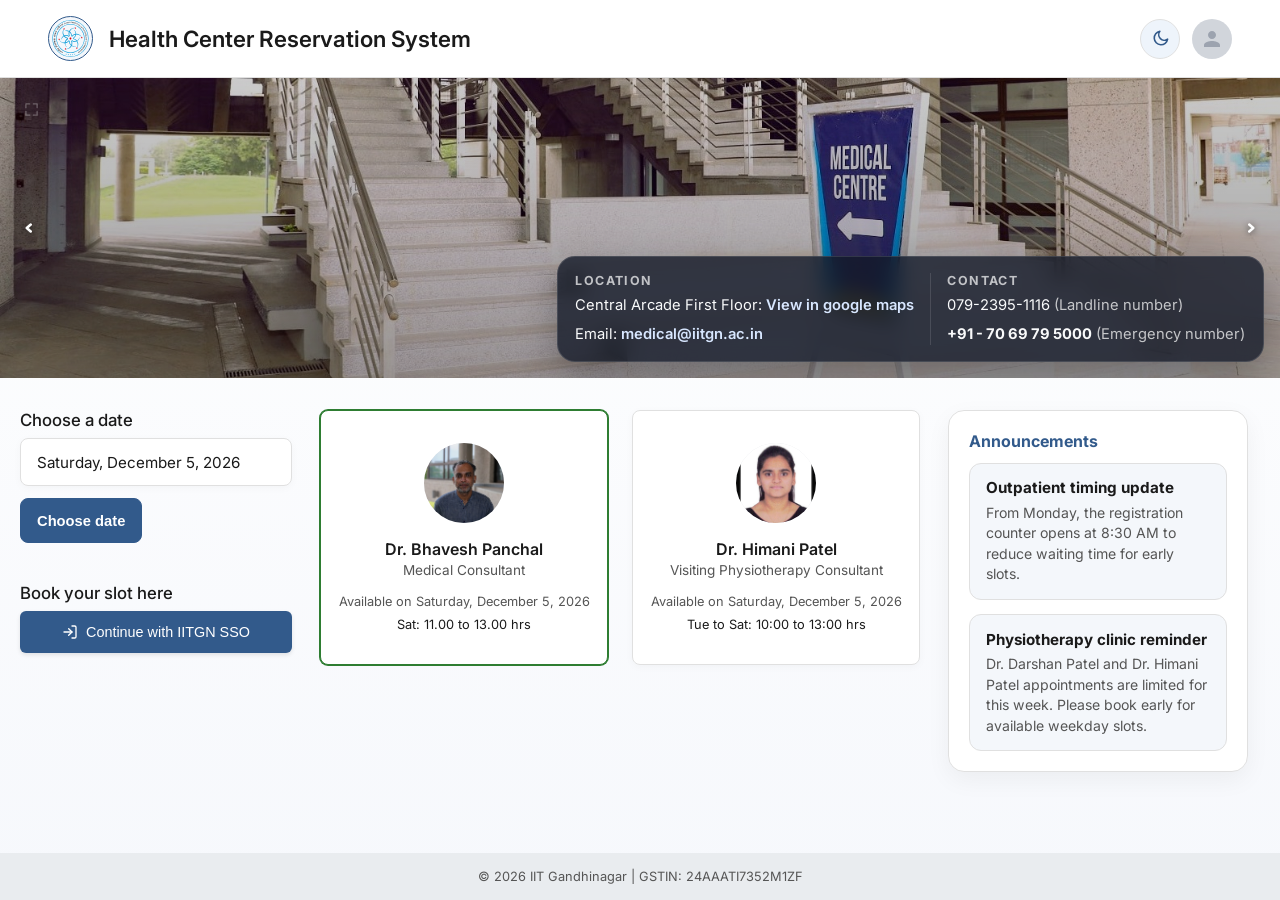
<file: index.html>
<!DOCTYPE html>
<html lang="en">

	<head>
		<meta charset="UTF-8">
		<meta name="viewport" content="width=device-width,initial-scale=1">
		<title>Health Center Reservation System</title>
		<link href="https://fonts.googleapis.com/css2?family=Inter:wght@400;500;600;700&display=swap" rel="stylesheet">
		<link rel="stylesheet" href="https://cdn.jsdelivr.net/npm/swiper@11/swiper-bundle.min.css">
		<link rel="stylesheet" href="./styles/index.css">
	</head>

	<body>
		<header>
			<div class="logo-section">
				<div class="logo-placeholder"><img src="logom.svg" alt="Health Center logo"></div>
				<h1>Health Center Reservation System</h1>
			</div>
			<div class="header-actions"><button type="button" class="theme-toggle" id="themeToggle" aria-label="Switch to dark theme" aria-pressed="false"><span id="themeToggleIcon" aria-hidden="true"></span></button>
				<div class="user-avatar"><svg viewBox="0 0 24 24">
						<path d="M12 12c2.21 0 4-1.79 4-4s-1.79-4-4-4-4 1.79-4 4 1.79 4 4 4zm0 2c-2.67 0-8 1.34-8 4v2h16v-2c0-2.66-5.33-4-8-4z" />
					</svg></div>
			</div>
		</header>
		<div class="hero" id="heroBanner">
			<div class="hero-swiper swiper" id="heroSwiper" aria-hidden="true">
				<div class="swiper-wrapper" id="heroSwiperWrapper"></div>
			</div>
			<div class="hero-top-left"><button type="button" class="hero-fullscreen-btn" id="openHeroImage" aria-label="Open banner image preview"><svg viewBox="0 0 24 24" aria-hidden="true">
						<path d="M9 3H3v6"></path>
						<path d="M15 3h6v6"></path>
						<path d="M21 15v6h-6"></path>
						<path d="M9 21H3v-6"></path>
					</svg></button></div>
			<div class="hero-controls"><button type="button" class="hero-nav-btn" id="prevBanner" aria-label="Previous banner image"><svg viewBox="0 0 12 12" aria-hidden="true">
						<path d="M8.75 2.5L4.75 6l4 3.5" />
					</svg></button> <button type="button" class="hero-nav-btn" id="nextBanner" aria-label="Next banner image"><svg viewBox="0 0 12 12" aria-hidden="true">
						<path d="M3.25 2.5L7.25 6l-4 3.5" />
					</svg></button></div>
			<div class="hero-content">
				<div class="hero-overlay">
					<div class="hero-overlay-col">
						<div class="hero-overlay-title">Location</div>
						<div class="hero-overlay-line">Central Arcade First Floor: <a href="#" class="hero-overlay-link" id="openMapLink">View in google maps</a></div>
						<div class="hero-overlay-line">Email: <a class="hero-overlay-link" href="mailto:medical@iitgn.ac.in">medical@iitgn.ac.in</a></div>
					</div>
					<div class="hero-overlay-divider"></div>
					<div class="hero-overlay-col">
						<div class="hero-overlay-title">Contact</div>
						<div class="hero-overlay-line">079-2395-1116 <span style="color:hsla(0,0%,100%,.72);">(Landline number)</span></div>
						<div class="hero-overlay-line"><strong>+91 - 70 69 79 5000</strong> <span style="color:hsla(0,0%,100%,.72);">(Emergency number)</span></div>
					</div>
				</div>
			</div>
		</div>
		<div class="hero-image-modal" id="heroImageModal" aria-hidden="true">
			<div class="hero-image-dialog" role="dialog" aria-modal="true" aria-labelledby="heroImageModalTitle">
				<div class="hero-image-dialog-header"><strong id="heroImageModalTitle">Banner image preview</strong> <button type="button" class="hero-image-close" id="closeHeroImage" aria-label="Close banner preview">&times;</button></div>
				<div class="hero-image-stage"><img id="heroImagePreview" alt="Banner image preview"></div>
			</div>
		</div>
		<main>
			<div class="content-grid">
				<div class="left-panel">
					<div class="input-group"><label>Choose a date</label>
						<div class="date-picker-row">
							<div class="chosen-date-display" id="chosenDateText"></div><button type="button" class="btn-date-picker" id="openDatePicker">Choose date</button>
						</div><input type="date" id="dateInput" class="hidden-date-input">
					</div>
					<div class="input-group" style="margin-top:1rem;"><label>Book your slot here</label> <button class="btn-sso" onclick='window.location.href="booking.html";'><svg width="16" height="16" viewBox="0 0 24 24" fill="none" stroke="currentColor" stroke-width="2" stroke-linecap="round" stroke-linejoin="round">
								<path d="M15 3h4a2 2 0 0 1 2 2v14a2 2 0 0 1-2 2h-4" />
								<polyline points="10 17 15 12 10 7" />
								<line x1="15" y1="12" x2="3" y2="12" />
							</svg> Continue with IITGN SSO</button></div>
				</div>
				<div class="doctor-cards" id="doctorCards"></div>
				<aside class="announcements-panel">
					<h2>Announcements</h2>
					<div class="announcement-list">
						<div class="announcement-item"><strong>Outpatient timing update</strong>
							<p>From Monday, the registration counter opens at 8:30 AM to reduce waiting time for early slots.</p>
						</div>
						<div class="announcement-item"><strong>Physiotherapy clinic reminder</strong>
							<p>Dr. Darshan Patel and Dr. Himani Patel appointments are limited for this week. Please book early for available weekday slots.</p>
						</div>
					</div>
				</aside>
			</div>
		</main>
		<div class="hero-map-modal" id="mapModal" aria-hidden="true">
			<div class="hero-map-dialog" role="dialog" aria-modal="true" aria-labelledby="mapModalTitle">
				<div class="hero-map-dialog-header"><strong id="mapModalTitle">IIT Gandhinagar Medical Center</strong> <button type="button" class="hero-map-close" id="closeMapModal" aria-label="Close map popup">&times;</button></div><iframe class="hero-map-frame" src="https://www.google.com/maps/embed?pb=!1m18!1m12!1m3!1d916.7170568285175!2d72.68612626958412!3d23.211472398690123!2m3!1f0!2f0!3f0!3m2!1i1024!2i768!4f13.1!3m3!1m2!1s0x395c2adeee0dedc7%3A0x7bd9ca29e00b2fa9!2sIIT%20Gandhinagar%20Medical%20Center!5e0!3m2!1sen!2sin!4v1785666104978!5m2!1sen!2sin" width="600" height="450" style="border:0;" allowfullscreen="" loading="lazy" referrerpolicy="strict-origin-when-cross-origin"></iframe>
			</div>
		</div>
		<footer>© 2026 IIT Gandhinagar | GSTIN: 24AAATI7352M1ZF</footer>
		<script src="https://cdn.jsdelivr.net/npm/swiper@11/swiper-bundle.min.js"></script>
		<script src="scripts/index.js"></script>
	</body>

</html>
</file>
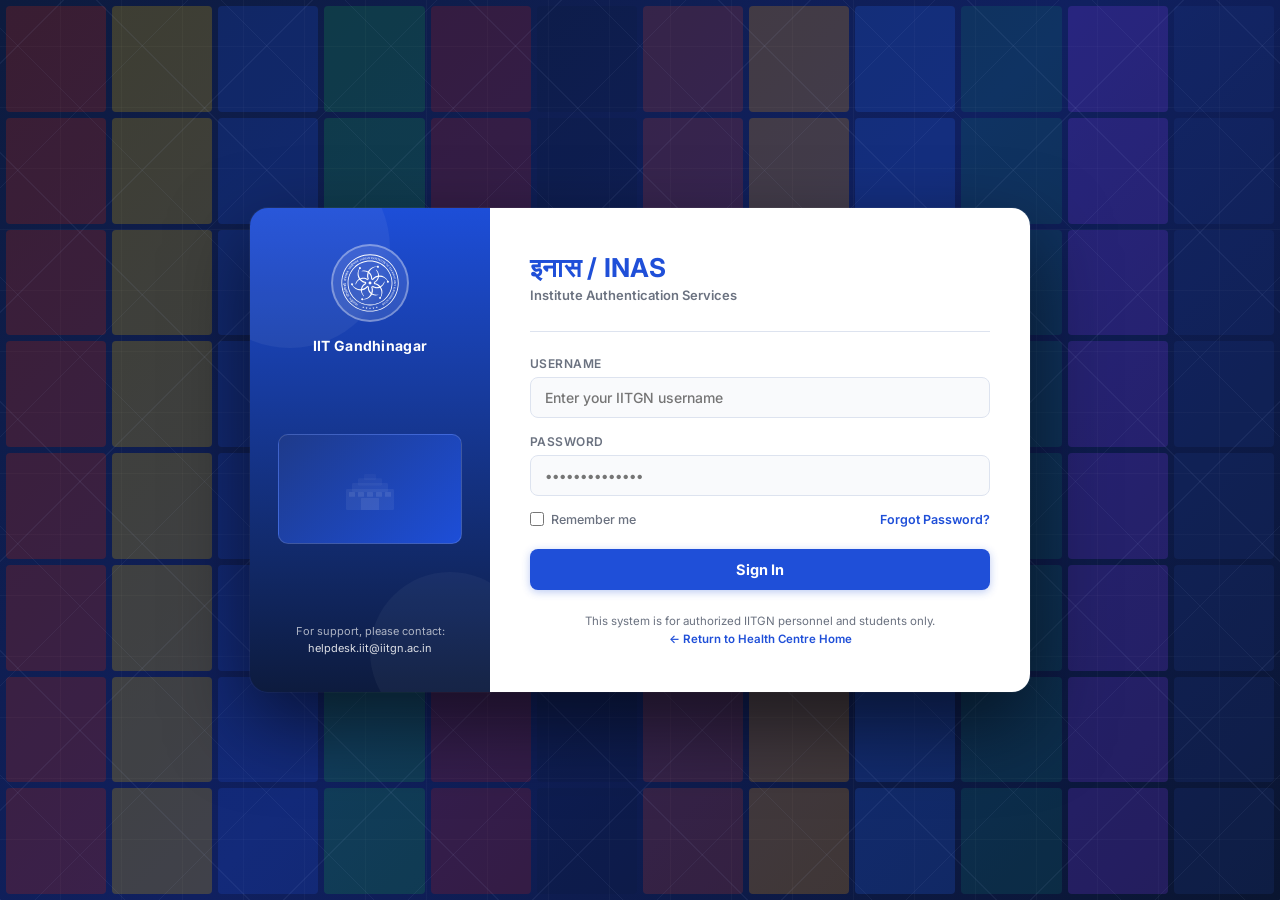
<file: booking.html>
<!DOCTYPE html>
<html lang="en">

	<head>
		<meta charset="UTF-8">
		<meta name="viewport" content="width=device-width,initial-scale=1">
		<title>IIT Gandhinagar Health Centre — Bookings</title>
		<link rel="icon" type="image/svg+xml" href="logo.svg">
		<link rel="stylesheet" href="./styles/booking.css">
	</head>

	<body>
		<div class="app">
			<aside class="sidebar">
				<div class="brand">
					<div class="brand-logo"><img src="logo.svg" alt="Health Center logo"></div>
					<div class="brand-text">Indian Institute of<br>Technology Gandhinagar</div>
				</div>
				<nav class="nav"><button class="nav-item active" data-tab="bookings"><svg viewBox="0 0 24 24" fill="none" stroke="currentColor" stroke-width="2">
							<rect x="3" y="5" width="18" height="16" rx="2" />
							<path d="M8 3v4M16 3v4M3 10h18" />
						</svg> <span class="nav-text">Bookings</span></button> <button class="nav-item" data-tab="mybookings"><svg viewBox="0 0 24 24" fill="none" stroke="currentColor" stroke-width="2">
							<path d="M6 2h9l3 3v17H6z" />
							<path d="M9 8h6M9 12h6M9 16h4" />
						</svg> <span class="nav-text">My Bookings</span></button> <button class="nav-item" data-tab="help"><svg viewBox="0 0 24 24" fill="none" stroke="currentColor" stroke-width="2">
							<circle cx="12" cy="12" r="9" />
							<path d="M9.5 9a2.5 2.5 0 0 1 5 0c0 1.7-2.5 2-2.5 3.5" />
							<circle cx="12" cy="17" r=".3" fill="currentColor" />
						</svg> <span class="nav-text">Help</span></button></nav>
				<div class="sidebar-footer">
					<div class="foot-icon"><svg viewBox="0 0 24 24" fill="none" stroke="currentColor" stroke-width="2">
							<path d="M3 12h4l2-6 4 12 2-6h6" />
						</svg></div>
					<h4>IIT Gandhinagar<br>Health Centre</h4>
					<p>Caring for a<br>Healthier Community</p>
				</div><button class="toggle-btn theme-toggle-btn" id="themeToggleBtn" aria-label="Switch theme"><svg class="theme-icon" id="themeToggleIcon" viewBox="0 0 24 24" fill="none" stroke="currentColor" stroke-width="2">
						<path d="M21 12.79A9 9 0 1 1 11.21 3 7 7 0 0 0 21 12.79z"></path>
					</svg> <span class="toggle-text" id="themeToggleText">Dark Theme</span></button><button class="toggle-btn" id="toggleSidebarBtn"><svg class="toggle-arrow" viewBox="0 0 24 24" fill="none" stroke="currentColor" stroke-width="2.5">
						<polyline points="15 18 9 12 15 6"></polyline>
					</svg> <span class="toggle-text">Hide Sidebar</span></button>
			</aside>
			<main class="main">
				<div class="topbar">
					<div class="top-item">
						<div class="ic"><svg viewBox="0 0 24 24" fill="none" stroke="currentColor" stroke-width="2">
								<circle cx="12" cy="8" r="4" />
								<path d="M4 21c0-4 4-6 8-6s8 2 8 6" />
							</svg></div>
						<div>
							<div class="label" id="userName">Vishnu Periyannan P</div>
							<div class="sub"><span id="userRoll">26110349</span> &nbsp;User / Roll ID</div>
						</div>
					</div>
					<div class="divider"></div>
					<div class="top-item">
						<div class="ic"><svg viewBox="0 0 24 24" fill="none" stroke="currentColor" stroke-width="2">
								<rect x="3" y="5" width="18" height="16" rx="2" />
								<path d="M8 3v4M16 3v4M3 10h18" />
							</svg></div>
						<div>
							<div class="label" id="memberId">6722</div>
							<div class="sub">Member ID</div>
						</div>
					</div>
					<div class="divider"></div>
					<div class="top-item">
						<div class="ic"><svg viewBox="0 0 24 24" fill="none" stroke="currentColor" stroke-width="2">
								<rect x="3" y="4" width="18" height="17" rx="2" />
								<path d="M3 9h18M8 2v4M16 2v4" />
							</svg></div>
						<div>
							<div class="label" id="todayDate"></div>
							<div class="sub" id="todayTime"></div>
						</div>
					</div><button class="logout-btn" id="logoutBtn"><svg viewBox="0 0 24 24" fill="none" stroke="currentColor" stroke-width="2">
							<path d="M9 21H5a2 2 0 0 1-2-2V5a2 2 0 0 1 2-2h4" />
							<path d="M16 17l5-5-5-5M21 12H9" />
						</svg> Logout</button>
				</div>
				<div id="schedulerContent">
					<div class="controlbar"><span class="field-label">Doctor</span> <select class="doctor-select" id="doctorSelect"></select>
						<div class="week-nav"><button class="nav-arrow" id="prevWeek"><svg viewBox="0 0 24 24" fill="none" stroke="currentColor" stroke-width="2.4">
									<path d="M15 18l-6-6 6-6" />
								</svg></button>
							<div class="week-range">
								<div class="dates" id="weekRangeLabel"></div>
								<div class="tag" id="weekTag">(This Week)</div>
							</div><button class="nav-arrow" id="nextWeek"><svg viewBox="0 0 24 24" fill="none" stroke="currentColor" stroke-width="2.4">
									<path d="M9 18l6-6-6-6" />
								</svg></button>
						</div>
						<div class="jump-wrap"><span class="field-label">Jump To Date :</span>
							<div class="jump-input"><input type="text" id="jumpDate" placeholder="DD/MM/YYYY"> <svg viewBox="0 0 24 24" fill="none" stroke="currentColor" stroke-width="2">
									<rect x="3" y="4" width="18" height="17" rx="2" />
									<path d="M3 9h18M8 2v4M16 2v4" />
								</svg></div>
						</div>
					</div>
					<div class="legend">
						<div class="legend-item"><span class="swatch swatch-past-reserved"></span>Past Reservations</div>
						<div class="legend-item"><span class="swatch swatch-past-unreserved"></span>Past Unreserved</div>
						<div class="legend-item"><span class="swatch swatch-unavail"></span>Unavailable</div>
						<div class="legend-item"><span class="swatch swatch-mine"></span>My Reservation</div>
						<div class="legend-item"><span class="swatch swatch-reserved"></span>Reserved</div>
						<div class="legend-item"><span class="swatch swatch-avail"></span>Available Slot</div>
					</div>
					<div class="doctor-card" id="doctorCard">
						<div class="doc-info">
							<div class="doc-avatar" id="docAvatar"><svg viewBox="0 0 64 64">
									<circle cx="32" cy="32" r="32" fill="#f6d3ae" />
									<circle cx="32" cy="26" r="11" fill="#3a2a20" />
									<path d="M14 58c2-12 10-18 18-18s16 6 18 18" fill="#2f6fb0" />
									<circle cx="32" cy="30" r="9" fill="#f6d3ae" />
								</svg></div>
							<div>
								<div class="doc-name" id="docName">Dr. Vinita Shetty</div>
								<div class="doc-role" id="docRole">Physician</div>
							</div>
						</div>
						<div class="card-divider"></div>
						<div class="info-block">
							<div class="ic-circle"><svg viewBox="0 0 24 24" fill="none" stroke="currentColor" stroke-width="2">
									<circle cx="12" cy="12" r="9" />
									<path d="M12 7v5l3 3" />
								</svg></div>
							<div>
								<div class="info-title">Working Hours</div>
								<div id="docWorkingHours">
									<div class="info-line">Morning Shift &nbsp;&nbsp;09:00 - 13:00</div>
									<div class="info-line">Afternoon Shift &nbsp;13:30 - 17:30</div>
								</div>
							</div>
						</div>
						<div class="card-divider"></div>
						<div class="info-block">
							<div class="ic-circle"><svg viewBox="0 0 24 24" fill="none" stroke="currentColor" stroke-width="2">
									<circle cx="12" cy="12" r="9" />
									<path d="M12 7v5l3 3" />
								</svg></div>
							<div>
								<div class="info-title">Slot Duration</div>
								<div class="info-line">10 minutes</div>
								<div class="info-line">per slot</div>
							</div>
						</div>
					</div>
					<div class="schedule-wrap">
						<table id="scheduleTable">
							<thead>
								<tr id="tableHeadRow">
									<th class="srno">Sr.<br>No.</th>
									<th class="timecol">Time</th>
								</tr>
							</thead>
							<tbody id="tableBody"></tbody>
						</table>
					</div>
				</div>
				<div id="myBookingsContent" style="display:none;">
					<div class="my-bookings-header">
						<h2>My Reservations</h2><button id="toggleSortBtn" class="sort-btn" title="Sort by time"><span id="sortDirectionText">Ascending</span> <svg id="sortIcon" viewBox="0 0 24 24" fill="none" stroke="currentColor" stroke-width="2">
								<path d="M12 5v14M5 12l7-7 7 7" />
							</svg></button>
					</div>
					<div id="myBookingsList" class="my-bookings-list"></div>
				</div>
				<div id="helpContent" class="help-content">
					<div class="help-shell">
						<section class="help-hero">
							<div>
								<h1>Help and booking guidance</h1>
								<p>Use this page to understand how to browse doctor schedules, jump to a specific date, and create or cancel reservations directly from the booking grid. The help content stays inside the same booking page so you can switch back to bookings without losing context.</p>
							</div>
						</section>
						<div class="help-body">
							<section>
								<h2 class="help-section-title">How to use booking</h2>
								<p class="help-steps">Select a doctor from the dropdown, review the weekly timetable, and click on an available slot to open the reservation details. Use Jump To Date to move the calendar to another week, and visit My Bookings to review or cancel existing reservations.</p>
							</section>
							<section class="help-faq">
								<h2 class="help-section-title">Frequently Asked Questions</h2>
								<div class="faq-list">
									<details class="faq-item" open>
										<summary>How do I book an appointment?</summary>
										<div class="faq-answer">Choose a doctor, select an available time slot in the table, enter a short summary, and submit the reservation.</div>
									</details>
									<details class="faq-item">
										<summary>How do I jump to another week?</summary>
										<div class="faq-answer">Use the Jump To Date field near the top of the page and enter a date in DD/MM/YYYY format. The schedule will move to the week containing that date.</div>
									</details>
									<details class="faq-item">
										<summary>Where can I cancel a reservation?</summary>
										<div class="faq-answer">Open My Bookings, click the reservation card, and use the cancel option in the details dialog.</div>
									</details>
									<details class="faq-item">
										<summary>What if a slot looks unavailable?</summary>
										<div class="faq-answer">Unavailable slots are outside the doctor’s working hours or already reserved. Only available slots can be booked.</div>
									</details>
								</div>
							</section>
						</div>
					</div>
				</div>
				<footer class="main-footer">© 2026 IIT Gandhinagar | GSTIN: 24AAATI7352M1ZF</footer>
			</main>
		</div>
		<div id="bookingModal" class="modal-overlay" style="display:none;">
			<div class="modal-card">
				<div class="modal-header">
					<h3>Details of Reservation</h3><button class="modal-close" id="closeBookingModal">&times;</button>
				</div>
				<div class="modal-body">
					<div class="details-grid">
						<div class="detail-item"><span class="detail-label">User Name</span> <span class="detail-value" id="modalUserName">Vishnu Periyannan P (26110349)</span></div>
						<div class="detail-item"><span class="detail-label">Doctor Name</span> <span class="detail-value" id="modalDoctorName">-</span></div>
						<div class="detail-item"><span class="detail-label">Location</span> <span class="detail-value">IITGN Medical Center (Central Arcade First Floor)</span></div>
						<div class="detail-row">
							<div class="detail-half"><span class="detail-label">Start Date</span> <span class="detail-value" id="modalStartDate">-</span></div>
							<div class="detail-half"><span class="detail-label">Start Time</span> <span class="detail-value" id="modalStartTime">-</span></div>
						</div>
						<div class="detail-row">
							<div class="detail-half"><span class="detail-label">End Date</span> <span class="detail-value" id="modalEndDate">-</span></div>
							<div class="detail-half"><span class="detail-label">End Time</span> <span class="detail-value" id="modalEndTime">-</span></div>
						</div>
					</div>
					<div class="modal-field"><label for="bookingSummary" class="field-label-modal">Summary*</label> <input type="text" id="bookingSummary" placeholder="Enter reservation summary" required autocomplete="off"></div>
				</div>
				<div class="modal-footer"><button id="submitBookingBtn" class="btn-primary">Submit</button> <button id="cancelReservationBtn" class="btn-danger" style="display:none;">Cancel Reservation</button></div>
			</div>
		</div>
		<div id="cancelReasonModal" class="modal-overlay" style="display:none;">
			<div class="modal-card small">
				<div class="modal-header">
					<h3>Cancel Reservation</h3><button class="modal-close" id="closeCancelReasonModal">&times;</button>
				</div>
				<div class="modal-body">
					<div class="modal-field"><label for="cancelReasonText" class="field-label-modal">Reason for Cancellation*</label> <textarea id="cancelReasonText" placeholder="Please provide a reason for cancelling this reservation" required rows="3"></textarea></div>
				</div>
				<div class="modal-footer"><button id="confirmCancelBtn" class="btn-danger-disabled" disabled="disabled">Cancel Reservation</button> <button id="backToDetailsBtn" class="btn-secondary">Go Back</button></div>
			</div>
		</div>
		<script src="scripts/booking.js"></script>
	</body>

</html>
</file>
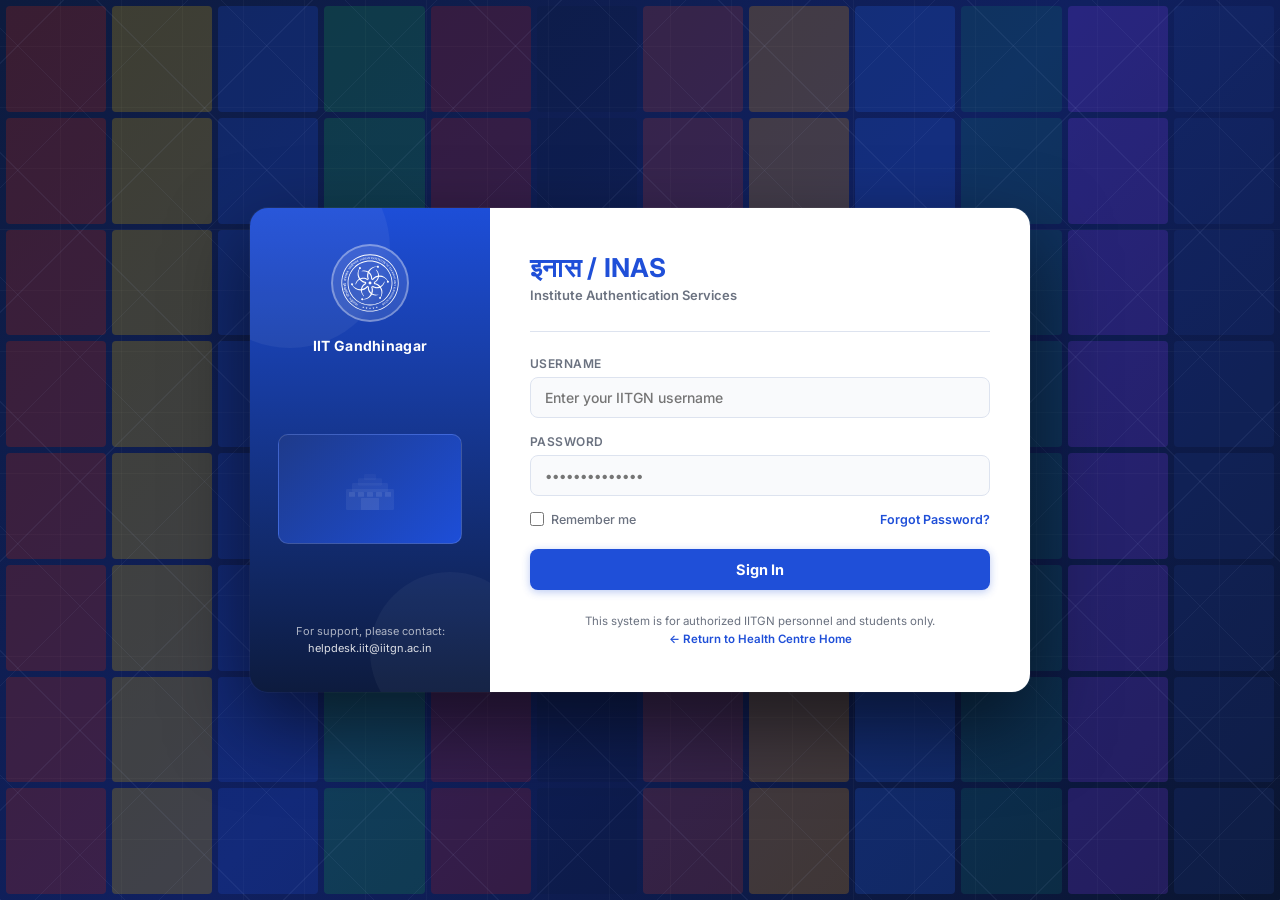
<file: login.html>
<!DOCTYPE html>
<html lang="en">
<head>
  <meta charset="UTF-8">
  <meta name="viewport" content="width=device-width, initial-scale=1.0">
  <title>INAS — Institute Authentication Services | IIT Gandhinagar</title>
  <link rel="icon" type="image/svg+xml" href="logo.svg">
  <link href="https://fonts.googleapis.com/css2?family=Inter:wght@400;500;600;700&display=swap" rel="stylesheet">
  <link rel="stylesheet" href="./styles/login.css">
</head>

<body>
  <!-- Background canvas -->
  <div class="bg-canvas">
    <div class="bg-panels" id="bgPanels"></div>
    <div class="bg-wires"></div>
  </div>

  <!-- Login Card -->
  <div class="page-wrapper">
    <div class="login-card">

      <!-- Left Blue Panel -->
      <div class="left-panel">
        <div class="left-logo-wrap">
          <div class="left-logo-circle">
            <img src="logo.svg" alt="IITGN Logo">
          </div>
          <div class="left-institute-name">IIT Gandhinagar</div>
        </div>

        <!-- Campus illustration -->
        <div class="left-campus-img">
          <svg viewBox="0 0 100 80" fill="none">
            <!-- Simple building silhouette -->
            <rect x="10" y="40" width="80" height="35" fill="rgba(255,255,255,0.15)" rx="2"/>
            <rect x="20" y="30" width="60" height="15" fill="rgba(255,255,255,0.12)" rx="2"/>
            <rect x="30" y="22" width="40" height="12" fill="rgba(255,255,255,0.1)" rx="2"/>
            <rect x="40" y="15" width="20" height="10" fill="rgba(255,255,255,0.08)" rx="2"/>
            <!-- Windows -->
            <rect x="15" y="45" width="10" height="8" fill="rgba(255,255,255,0.25)" rx="1"/>
            <rect x="30" y="45" width="10" height="8" fill="rgba(255,255,255,0.25)" rx="1"/>
            <rect x="45" y="45" width="10" height="8" fill="rgba(255,255,255,0.25)" rx="1"/>
            <rect x="60" y="45" width="10" height="8" fill="rgba(255,255,255,0.25)" rx="1"/>
            <rect x="75" y="45" width="10" height="8" fill="rgba(255,255,255,0.25)" rx="1"/>
            <rect x="35" y="55" width="30" height="20" fill="rgba(255,255,255,0.2)" rx="1"/>
          </svg>
        </div>

        <div class="left-support">
          For support, please contact:<br>
          <a href="mailto:helpdesk.iit@iitgn.ac.in">helpdesk.iit@iitgn.ac.in</a>
        </div>
      </div>

      <!-- Right Form Panel -->
      <div class="right-panel">
        <div class="form-title-row">
          <div class="inas-title">इनास / INAS</div>
          <div class="inas-subtitle">Institute Authentication Services</div>
        </div>

        <div class="form-divider"></div>

        <form id="loginForm" autocomplete="off" novalidate>
          <div class="form-field">
            <label for="usernameInput">Username</label>
            <input
              type="text"
              id="usernameInput"
              name="username"
              placeholder="Enter your IITGN username"
              autocomplete="username"
              spellcheck="false"
              required
            >
          </div>

          <div class="form-field">
            <label for="passwordInput">Password</label>
            <input
              type="password"
              id="passwordInput"
              name="password"
              placeholder="••••••••••••••"
              autocomplete="current-password"
              required
            >
          </div>

          <div class="form-options">
            <label class="remember-me">
              <input type="checkbox" id="rememberMe"> Remember me
            </label>
            <a href="#" class="forgot-link">Forgot Password?</a>
          </div>

          <button type="submit" class="btn-signin" id="signinBtn">
            <div class="spinner"></div>
            <span class="btn-label">Sign In</span>
          </button>

          <div class="error-message" id="errorMsg">
            <svg viewBox="0 0 24 24" fill="none" stroke="currentColor" stroke-width="2">
              <circle cx="12" cy="12" r="9"/>
              <line x1="12" y1="8" x2="12" y2="12"/>
              <line x1="12" y1="16" x2="12.01" y2="16"/>
            </svg>
            <span id="errorText">Invalid username or password.</span>
          </div>
        </form>

        <div class="form-footer-note">
          This system is for authorized IITGN personnel and students only.<br>
          <a href="index.html">← Return to Health Centre Home</a>
        </div>
      </div>

    </div>
  </div>

  <script src="scripts/login.js"></script>
</body>
</html>
</file>
<file: styles/index.css>
:root {
	--bg-color: #f8f9fa;
	--text-main: #1a1a1a;
	--text-muted: #555;
	--border-color: #e0e0e0;
	--primary-blue: #325a8b;
	--primary-blue-hover: #26456b;
	--success-green: #2e7d32;
	--font-family: "Inter", sans-serif;
	--surface: #fff;
	--surface-soft: #f4f7fb;
	--bg-gradient-start: #fff;
	--bg-gradient-end: #f6f8fc;
	--header-bg: hsla(0, 0%, 100%, .92);
	--footer-bg: #e9ecef;
	--footer-text: #555;
	--avatar-bg: #d1d5db;
	--nav-icon-color: #9ca3af;
	--overlay-bg: rgba(17, 24, 39, .78);
	--overlay-border: hsla(0, 0%, 100%, .12);
	--overlay-title: hsla(0, 0%, 100%, .7);
	--overlay-line: #f9fafb;
	--overlay-link: #d8e7ff;
	--modal-bg: #0f172a;
	--modal-border: hsla(0, 0%, 100%, .12);
	--toggle-bg: #eef4fb;
	--toggle-bg-hover: #e0ebf8;
	--toggle-color: #325a8b;
	--empty-bg: hsla(0, 0%, 100%, .75)
}
body[data-theme=dark] {
	--bg-gradient-start: #08101b;
	--bg-gradient-end: #0b1422;
	--text-main: #e7eefb;
	--text-muted: #aab7cd;
	--border-color: rgba(136, 159, 190, .22);
	--primary-blue: #4a82c6;
	--primary-blue-hover: #3569aa;
	--surface: #101a2a;
	--surface-soft: #13233a;
	--bg-color: #0b1422;
	--header-bg: rgba(10, 16, 28, .88);
	--footer-bg: #09111d;
	--footer-text: #9fb2d1;
	--avatar-bg: #16253a;
	--nav-icon-color: #c1d0ea;
	--overlay-bg: rgba(8, 14, 24, .84);
	--overlay-border: rgba(181, 200, 230, .16);
	--overlay-title: rgba(219, 229, 245, .72);
	--overlay-line: #f3f7ff;
	--overlay-link: #b8d2ff;
	--modal-bg: #09111d;
	--modal-border: rgba(181, 200, 230, .18);
	--toggle-bg: #13233a;
	--toggle-bg-hover: #1a2e49;
	--toggle-color: #cfe2ff;
	--empty-bg: hsla(0, 0%, 100%, .04)
}
* {
	box-sizing: border-box;
	margin: 0;
	padding: 0
}
body {
	background: linear-gradient(180deg, var(--bg-gradient-start) 0, var(--bg-gradient-end) 100%);
	color: var(--text-main);
	display: flex;
	flex-direction: column;
	font-family: var(--font-family);
	min-height: 100vh
}
header {
	backdrop-filter: blur(8px);
	background-color: var(--header-bg);
	border-bottom: 1px solid var(--border-color);
	justify-content: space-between;
	padding: 1rem 3rem
}
.header-actions, header {
	align-items: center;
	display: flex
}
.header-actions {
	gap: .75rem
}
.logo-section {
	align-items: center;
	display: flex;
	gap: 1rem
}
.logo-placeholder {
	align-items: center;
	background: var(--surface-soft);
	border: 1px solid var(--primary-blue);
	border-radius: 50%;
	color: var(--primary-blue);
	display: flex;
	font-size: 20px;
	height: 45px;
	justify-content: center;
	width: 45px
}
.logo-placeholder img {
	display: block;
	height: 150%;
	object-fit: contain;
	width: 150%
}
header h1 {
	font-size: 1.4rem;
	font-weight: 600
}
.user-avatar {
	align-items: center;
	background-color: var(--avatar-bg);
	border-radius: 50%;
	color: #fff;
	cursor: pointer;
	display: flex;
	height: 40px;
	justify-content: center;
	width: 40px
}
.user-avatar svg {
	fill: var(--nav-icon-color);
	height: 24px;
	width: 24px
}
.theme-toggle {
	align-items: center;
	background: var(--toggle-bg);
	border: 1px solid var(--border-color);
	border-radius: 50%;
	color: var(--toggle-color);
	cursor: pointer;
	display: flex;
	height: 40px;
	justify-content: center;
	transition: transform .2s ease, background-color .2s ease, border-color .2s ease;
	width: 40px
}
.theme-toggle:hover {
	background: var(--toggle-bg-hover);
	transform: translateY(-1px)
}
.theme-toggle svg {
	fill: none;
	height: 19px;
	stroke: currentColor;
	stroke-linecap: round;
	stroke-linejoin: round;
	stroke-width: 2;
	width: 19px
}
#themeToggleIcon {
	align-items: center;
	display: inline-flex;
	justify-content: center;
	line-height: 0
}
.hero {
	background-color: #a0aab5;
	cursor: grab;
	height: 300px;
	overflow: hidden;
	position: relative;
	touch-action: pan-y;
	user-select: none;
	width: 100%
}
.hero.dragging {
	cursor: grabbing
}
.hero-slider, .hero-swiper {
	height: 100%;
	inset: 0;
	position: absolute;
	z-index: 0
}
.hero-swiper {
	width: 100%
}
.hero-slide, .swiper-slide {
	background-position: 50%;
	background-repeat: no-repeat;
	background-size: cover;
	height: 100%;
	position: relative
}
.hero:after {
	background: linear-gradient(180deg, rgba(0, 0, 0, .05), rgba(0, 0, 0, .28));
	content: "";
	z-index: 0
}
.hero-controls, .hero:after {
	inset: 0;
	pointer-events: none;
	position: absolute
}
.hero-controls {
	align-items: center;
	display: flex;
	justify-content: space-between;
	padding: 0 .75rem;
	z-index: 2
}
.hero-top-left {
	left: .75rem;
	pointer-events: none;
	position: absolute;
	top: .75rem;
	z-index: 2
}
.hero-fullscreen-btn {
	align-items: center;
	background: hsla(0, 0%, 100%, 0);
	border: 1px solid hsla(0, 0%, 100%, 0);
	border-radius: 999px;
	color: hsla(0, 0%, 100%, .28);
	cursor: pointer;
	display: inline-flex;
	filter: drop-shadow(0 1px 3px rgba(0, 0, 0, .45));
	height: 2.4rem;
	justify-content: center;
	pointer-events: auto;
	transition: opacity .2s ease, background-color .2s ease, transform .2s ease;
	width: 2.4rem
}
.hero-fullscreen-btn:hover {
	color: hsla(0, 0%, 100%, .98);
	opacity: 1;
	transform: translateY(-1px)
}
.hero-fullscreen-btn svg {
	fill: none;
	height: 15px;
	stroke: currentColor;
	stroke-linecap: round;
	stroke-linejoin: round;
	stroke-width: 2.2;
	width: 15px
}
.hero-nav-btn {
	align-items: center;
	background: transparent;
	border: 0;
	border-radius: 999px;
	color: hsla(0, 0%, 100%, .98);
	cursor: pointer;
	display: inline-flex;
	filter: drop-shadow(0 1px 3px rgba(0, 0, 0, .6));
	height: 2rem;
	justify-content: center;
	pointer-events: auto;
	transition: transform .2s ease, opacity .2s ease;
	width: 2rem
}
.hero-nav-btn:hover {
	opacity: .88;
	transform: scale(1.04)
}
.hero-nav-btn svg {
	fill: none;
	height: 12px;
	stroke: currentColor;
	stroke-linecap: round;
	stroke-linejoin: round;
	stroke-width: 2.5;
	width: 12px
}
.hero-content {
	align-items: flex-end;
	display: flex;
	inset: 0;
	justify-content: flex-end;
	padding: 1rem;
	pointer-events: none;
	position: absolute;
	z-index: 1
}
.hero-overlay {
	align-items: stretch;
	backdrop-filter: blur(10px);
	background: var(--overlay-bg);
	border: 1px solid var(--overlay-border);
	border-radius: 18px;
	box-shadow: 0 16px 40px rgba(0, 0, 0, .28);
	color: var(--overlay-line);
	display: flex;
	gap: 1rem;
	max-width: min(840px, calc(100% - 1rem));
	padding: 1rem 1.1rem;
	pointer-events: auto
}
.hero-overlay-col {
	display: flex;
	flex-direction: column;
	gap: .45rem;
	min-width: 0
}
.hero-overlay-title {
	color: var(--overlay-title);
	font-size: .78rem;
	font-weight: 700;
	letter-spacing: .11em;
	text-transform: uppercase
}
.hero-overlay-line {
	color: var(--overlay-line);
	font-size: .92rem;
	line-height: 1.45
}
.hero-overlay-link {
	color: var(--overlay-link);
	font-weight: 600;
	text-decoration: none
}
.hero-overlay-link:hover {
	text-decoration: underline
}
.hero-overlay-divider {
	background: var(--overlay-border);
	flex: 0 0 1px;
	width: 1px
}
.hero-map-modal {
	align-items: center;
	background: rgba(2, 6, 23, .72);
	display: none;
	inset: 0;
	justify-content: center;
	padding: 1rem;
	position: fixed;
	z-index: 1000
}
.hero-map-modal.open {
	display: flex
}
.hero-image-modal {
	align-items: center;
	background: rgba(2, 6, 23, .88);
	display: none;
	inset: 0;
	justify-content: center;
	padding: 1rem;
	position: fixed;
	z-index: 1100
}
.hero-image-modal.open {
	display: flex
}
.hero-image-dialog {
	background: rgba(4, 10, 20, .94);
	border: 1px solid hsla(0, 0%, 100%, .12);
	border-radius: 18px;
	box-shadow: 0 32px 80px rgba(0, 0, 0, .55);
	display: flex;
	flex-direction: column;
	height: min(94vh, 980px);
	overflow: hidden;
	width: min(96vw, 1400px)
}
.hero-image-dialog-header {
	align-items: center;
	border-bottom: 1px solid hsla(0, 0%, 100%, .08);
	color: #fff;
	display: flex;
	justify-content: space-between;
	padding: .9rem 1rem
}
.hero-image-dialog-header strong {
	font-size: .96rem;
	font-weight: 600
}
.hero-image-close {
	background: hsla(0, 0%, 100%, .1);
	border: 0;
	border-radius: 999px;
	color: #fff;
	cursor: pointer;
	font-size: 1.15rem;
	height: 2rem;
	line-height: 1;
	width: 2rem
}
.hero-image-stage {
	align-items: center;
	display: flex;
	flex: 1;
	justify-content: center;
	padding: 1rem
}
.hero-image-stage img {
	background: hsla(0, 0%, 100%, .02);
	display: block;
	height: 100%;
	object-fit: contain;
	width: 100%
}
.hero-map-dialog {
	background: var(--modal-bg);
	border: 1px solid var(--modal-border);
	border-radius: 18px;
	box-shadow: 0 28px 70px rgba(0, 0, 0, .45);
	overflow: hidden;
	width: min(920px, 100%)
}
.hero-map-dialog-header {
	align-items: center;
	border-bottom: 1px solid hsla(0, 0%, 100%, .08);
	color: #fff;
	display: flex;
	justify-content: space-between;
	padding: 1rem 1.1rem
}
.hero-map-dialog-header strong {
	font-size: 1rem
}
.hero-map-close {
	background: hsla(0, 0%, 100%, .1);
	border: 0;
	border-radius: 999px;
	color: #fff;
	cursor: pointer;
	font-size: 1.15rem;
	height: 2rem;
	line-height: 1;
	width: 2rem
}
.hero-map-frame {
	border: 0;
	display: block;
	height: min(70vh, 560px);
	width: 100%
}
main {
	flex: 1;
	margin: 0 auto;
	max-width: 1480px;
	padding: 2rem;
	position: relative;
	width: 100%
}
.content-grid {
	align-items: start;
	display: grid;
	gap: 1.75rem;
	grid-template-columns: 260px minmax(0, 1fr) 300px
}
.left-panel {
	align-self: start;
	gap: 1.5rem;
	margin-left: -12px;
	position: sticky;
	top: 1.25rem
}
.input-group, .left-panel {
	display: flex;
	flex-direction: column
}
.input-group {
	gap: .5rem
}
.input-group label {
	font-size: 1.05rem;
	font-weight: 500
}
.date-picker-row {
	align-items: center;
	display: flex;
	flex-wrap: wrap;
	gap: .75rem
}
.chosen-date-display {
	background: var(--surface);
	border: 1px solid var(--border-color);
	border-radius: 8px;
	box-shadow: 0 2px 8px rgba(0, 0, 0, .03);
	color: var(--text-main);
	flex: 1;
	font-size: .95rem;
	min-width: 180px;
	padding: .85rem 1rem
}
.btn-date-picker {
	background: var(--primary-blue);
	border: 1px solid var(--primary-blue);
	border-radius: 8px;
	color: #fff;
	cursor: pointer;
	font-size: .92rem;
	font-weight: 600;
	padding: .85rem 1rem;
	transition: all .2s ease;
	white-space: nowrap
}
.btn-date-picker:hover {
	background: var(--primary-blue-hover);
	border-color: var(--primary-blue-hover)
}
.hidden-date-input {
	height: 0;
	opacity: 0;
	pointer-events: none;
	position: absolute;
	width: 0
}
.date-select {
	appearance: none;
	background-color: #fff;
	background-image: url("data:image/svg+xml;charset=US-ASCII,%3Csvg%20xmlns%3D%22http%3A%2F%2Fwww.w3.org%2F2000%2Fsvg%22%20width%3D%22292.4%22%20height%3D%22292.4%22%3E%3Cpath%20fill%3D%22%23666%22%20d%3D%22M287%2069.4a17.6%2017.6%200%200%200-13-5.4H18.4c-5%200-9.3%201.8-12.9%205.4A17.6%2017.6%200%200%200%200%2082.2c0%205%201.8%209.3%205.4%2012.9l128%20127.9c3.6%203.6%207.8%205.4%2012.8%205.4s9.2-1.8%2012.8-5.4L287%2095c3.5-3.5%205.4-7.8%205.4-12.8%200-5-1.9-9.2-5.5-12.8z%22%2F%3E%3C%2Fsvg%3E");
	background-position: right 1rem top 50%;
	background-repeat: no-repeat;
	background-size: .65rem auto;
	border: 1px solid var(--border-color);
	border-radius: 6px;
	color: var(--text-muted);
	cursor: pointer;
	font-family: var(--font-family);
	font-size: .95rem;
	outline: none;
	padding: .75rem
}
.btn-sso {
	align-items: center;
	background-color: var(--primary-blue);
	border: none;
	border-radius: 6px;
	box-shadow: 0 2px 4px rgba(0, 0, 0, .1);
	color: #fff;
	cursor: pointer;
	display: flex;
	font-size: .9rem;
	font-weight: 500;
	gap: .5rem;
	justify-content: center;
	padding: .8rem 1rem;
	transition: background-color .2s
}
.btn-sso:hover {
	background-color: var(--primary-blue-hover)
}
.doctor-cards {
	display: grid;
	gap: 1.5rem;
	grid-template-columns: repeat(auto-fill, minmax(220px, 1fr))
}
.doctor-cards.empty {
	grid-template-columns: 1fr
}
.announcements-panel {
	align-self: start;
	background: var(--surface);
	border: 1px solid var(--border-color);
	border-radius: 16px;
	box-shadow: 0 8px 24px rgba(0, 0, 0, .05);
	padding: 1.25rem;
	position: sticky;
	top: 1.25rem
}
.announcements-panel h2 {
	color: var(--primary-blue);
	font-size: 1rem;
	margin-bottom: .75rem
}
.announcement-list {
	display: flex;
	flex-direction: column;
	gap: .9rem
}
.announcement-item {
	background: var(--surface-soft);
	border: 1px solid var(--border-color);
	border-radius: 12px;
	padding: .9rem 1rem
}
.announcement-item strong {
	display: block;
	font-size: .95rem;
	margin-bottom: .35rem
}
.announcement-item p {
	color: var(--text-muted);
	font-size: .88rem;
	line-height: 1.45
}
.card {
	align-items: center;
	background: var(--surface);
	border: 1px solid var(--border-color);
	border-radius: 8px;
	box-shadow: 0 2px 8px rgba(0, 0, 0, .03);
	cursor: pointer;
	display: flex;
	flex-direction: column;
	padding: 2rem 1rem;
	text-align: center;
	transition: all .2s ease-in-out
}
.card:hover {
	box-shadow: 0 4px 12px rgba(0, 0, 0, .08);
	transform: translateY(-2px)
}
.card.active {
	border-color: var(--success-green);
	box-shadow: 0 0 0 1px var(--success-green)
}
.card-img {
	align-items: center;
	background-color: #e5e7eb;
	border-radius: 50%;
	display: flex;
	height: 80px;
	justify-content: center;
	margin-bottom: 1rem;
	object-fit: cover;
	overflow: hidden;
	width: 80px
}
.card-img img {
	display: block;
	height: 100%;
	object-fit: cover;
	width: 100%
}
.card-img svg {
	fill: #9ca3af;
	height: 40px;
	width: 40px
}
.card-name {
	font-size: 1rem;
	font-weight: 600;
	margin-bottom: .2rem
}
.card-role {
	color: var(--text-muted);
	font-size: .85rem;
	margin-bottom: 1rem
}
.card-timing {
	color: var(--text-main);
	font-size: .8rem
}
.card-date {
	color: var(--text-muted);
	font-size: .8rem;
	margin-bottom: .5rem
}
.empty-state {
	background: var(--empty-bg);
	border: 1px dashed var(--border-color);
	border-radius: 12px;
	color: var(--text-muted);
	padding: 2rem;
	text-align: center
}
footer {
	background-color: var(--footer-bg);
	color: var(--footer-text);
	font-size: .8rem;
	margin-top: auto;
	padding: 1rem;
	text-align: center
}
@media (max-width:768px) {
	.content-grid {
		grid-template-columns: 1fr
	}
	.left-panel {
		margin-left: 0
	}
	header {
		padding: 1rem
	}
	.hero {
		height: 240px
	}
	.announcements-panel, .left-panel {
		position: static
	}
	.hero-overlay {
		flex-direction: column;
		max-width: calc(100% - 1rem)
	}
	.hero-overlay-divider {
		height: 1px;
		width: 100%
	}
}
</file>
<file: styles/booking.css>
:root {
	--navy: #0d1b3e;
	--navy-dark: #0a1530;
	--blue: #1f4fd8;
	--blue-light: #eaf0ff;
	--past: #0d2158;
	--unavail: #c9cdd6;
	--mine: #f5c344;
	--reserved: #1c7a3d;
	--available-border: #d7dbe4;
	--text-dark: #1b2233;
	--text-muted: #6b7280;
	--sun-sat: #c0392b;
	--weekday: #1f4fd8;
	--green: #1c7a3d;
	--border: #e4e7ee;
	--bg: #f3f4f7
}
* {
	box-sizing: border-box
}
body {
	background: var(--bg);
	color: var(--text-dark);
	font-family: Segoe UI, Arial, Helvetica, sans-serif;
	margin: 0
}
.app {
	display: flex;
	min-height: 100vh
}
.sidebar {
	background: linear-gradient(180deg, var(--navy) 0, var(--navy-dark) 100%);
	color: #fff;
	display: flex;
	flex-direction: column;
	flex-shrink: 0;
	height: 100vh;
	overflow-x: hidden;
	overflow-y: auto;
	padding: 22px 18px;
	position: sticky;
	top: 0;
	transition: width .3s cubic-bezier(.4, 0, .2, 1), padding .3s cubic-bezier(.4, 0, .2, 1);
	width: 260px
}
.sidebar::-webkit-scrollbar {
	width: 6px
}
.sidebar::-webkit-scrollbar-track {
	background: transparent
}
.sidebar::-webkit-scrollbar-thumb {
	background: hsla(0, 0%, 100%, .12);
	border-radius: 3px
}
.sidebar::-webkit-scrollbar-thumb:hover {
	background: hsla(0, 0%, 100%, .24)
}
.brand {
	border-bottom: 1px solid hsla(0, 0%, 100%, .08);
	gap: 12px;
	margin-bottom: 18px;
	padding: 6px 4px 26px;
	transition: gap .3s cubic-bezier(.4, 0, .2, 1), padding .3s cubic-bezier(.4, 0, .2, 1), justify-content .3s cubic-bezier(.4, 0, .2, 1)
}
.brand, .brand-logo {
	align-items: center;
	display: flex
}
.brand-logo {
	background: #fff;
	border-radius: 50%;
	box-shadow: 0 0 0 2px hsla(0, 0%, 100%, .15);
	flex-shrink: 0;
	height: 46px;
	justify-content: center;
	width: 46px
}
.brand-logo img, .brand-logo svg {
	height: 30px;
	width: 30px
}
.brand-logo img {
	object-fit: contain
}
.brand-text {
	font-size: 15px;
	font-weight: 700;
	line-height: 1.25;
	max-width: 180px;
	overflow: hidden;
	transition: opacity .2s ease, max-width .3s cubic-bezier(.4, 0, .2, 1), margin .3s cubic-bezier(.4, 0, .2, 1)
}
.nav {
	display: flex;
	flex-direction: column;
	gap: 8px;
	margin-top: 4px
}
.nav-item {
	align-items: center;
	background: transparent;
	border: none;
	border-radius: 10px;
	color: #dbe1f5;
	cursor: pointer;
	display: flex;
	font-size: 14.5px;
	font-weight: 600;
	gap: 12px;
	padding: 12px 14px;
	transition: background .15s ease, padding .3s cubic-bezier(.4, 0, .2, 1), gap .3s cubic-bezier(.4, 0, .2, 1), justify-content .3s cubic-bezier(.4, 0, .2, 1)
}
.nav-item svg {
	flex-shrink: 0;
	height: 19px;
	width: 19px
}
.nav-item.active {
	background: var(--blue);
	color: #fff
}
.nav-item:not(.active):hover {
	background: hsla(0, 0%, 100%, .06)
}
.nav-text {
	display: inline-block;
	max-width: 150px;
	overflow: hidden;
	transition: opacity .2s ease, max-width .3s cubic-bezier(.4, 0, .2, 1);
	white-space: nowrap
}
.sidebar-footer {
	background: hsla(0, 0%, 100%, .05);
	border: 1px solid hsla(0, 0%, 100%, .08);
	border-radius: 14px;
	margin-top: auto;
	max-height: 250px;
	overflow: hidden;
	padding: 18px 16px;
	position: relative;
	transition: opacity .3s cubic-bezier(.4, 0, .2, 1), max-height .3s cubic-bezier(.4, 0, .2, 1), padding .3s cubic-bezier(.4, 0, .2, 1), margin .3s cubic-bezier(.4, 0, .2, 1), border-color .3s cubic-bezier(.4, 0, .2, 1)
}
.sidebar-footer .foot-icon {
	align-items: center;
	background: var(--blue);
	border-radius: 9px;
	display: flex;
	height: 40px;
	justify-content: center;
	margin-bottom: 12px;
	width: 40px
}
.sidebar-footer .foot-icon svg {
	height: 22px;
	stroke: #fff;
	width: 22px
}
.sidebar-footer h4 {
	font-size: 14.5px;
	font-weight: 700;
	margin: 0 0 8px
}
.sidebar-footer p {
	color: #b9c1da;
	font-size: 12.5px;
	line-height: 1.5;
	margin: 0
}
.foot-illustration {
	margin-top: 16px;
	opacity: .5
}
.toggle-btn {
	align-items: center;
	background: hsla(0, 0%, 100%, .05);
	border: 1px solid hsla(0, 0%, 100%, .08);
	border-radius: 10px;
	color: #dbe1f5;
	cursor: pointer;
	display: flex;
	font-size: 14.5px;
	font-weight: 600;
	gap: 12px;
	margin-top: 10px;
	outline: none;
	padding: 12px 14px;
	text-align: left;
	transition: background .15s ease, padding .3s cubic-bezier(.4, 0, .2, 1), gap .3s cubic-bezier(.4, 0, .2, 1), justify-content .3s cubic-bezier(.4, 0, .2, 1);
	width: 100%
}
.toggle-btn.theme-toggle-btn {
	margin-top: 16px
}
.toggle-btn:hover {
	background: hsla(0, 0%, 100%, .1);
	color: #fff
}
.theme-icon, .toggle-arrow {
	flex-shrink: 0;
	height: 19px;
	stroke: currentColor;
	transition: transform .3s cubic-bezier(.4, 0, .2, 1);
	width: 19px
}
.toggle-text {
	max-width: 150px;
	opacity: 1;
	overflow: hidden;
	transition: opacity .2s ease, max-width .3s cubic-bezier(.4, 0, .2, 1);
	white-space: nowrap
}
.sidebar.collapsed {
	padding: 22px 12px;
	width: 78px
}
.sidebar.collapsed .brand {
	gap: 0;
	justify-content: center;
	padding: 6px 0 26px
}
.sidebar.collapsed .brand-text {
	margin: 0
}
.sidebar.collapsed .brand-text, .sidebar.collapsed .nav-text {
	max-width: 0;
	opacity: 0;
	pointer-events: none
}
.sidebar.collapsed .nav-item {
	gap: 0;
	justify-content: center;
	padding: 12px 0
}
.sidebar.collapsed .sidebar-footer {
	border-color: transparent;
	margin: 0;
	max-height: 0;
	opacity: 0;
	padding: 0;
	pointer-events: none
}
.sidebar.collapsed .toggle-btn {
	gap: 0;
	justify-content: center;
	margin-top: 10px;
	padding: 12px 0
}
.sidebar.collapsed .toggle-btn.theme-toggle-btn {
	margin-top: auto
}
.sidebar.collapsed .toggle-text {
	max-width: 0;
	opacity: 0;
	pointer-events: none
}
.sidebar.collapsed .toggle-arrow {
	transform: rotate(180deg)
}
.main {
	display: flex;
	flex: 1;
	flex-direction: column;
	min-width: 0;
	padding: 22px 30px 40px
}
.main-footer {
	border-top: 1px solid var(--border);
	color: var(--text-muted);
	font-size: 13.5px;
	font-weight: 600;
	margin-top: 40px;
	padding-top: 24px;
	text-align: center
}
.topbar {
	background: #fff;
	border-radius: 14px;
	box-shadow: 0 1px 3px rgba(20, 30, 60, .06);
	gap: 34px;
	justify-content: flex-end;
	margin-bottom: 20px;
	padding: 14px 24px
}
.top-item, .topbar {
	align-items: center;
	display: flex
}
.top-item {
	gap: 10px
}
.top-item .ic {
	align-items: center;
	background: var(--blue-light);
	border-radius: 50%;
	display: flex;
	flex-shrink: 0;
	height: 38px;
	justify-content: center;
	width: 38px
}
.top-item .ic svg {
	height: 19px;
	stroke: var(--blue);
	width: 19px
}
.top-item .label {
	color: var(--text-dark);
	font-size: 14px;
	font-weight: 700;
	line-height: 1.3
}
.top-item .sub {
	color: var(--text-muted);
	font-size: 11.5px
}
.divider {
	background: var(--border);
	height: 34px;
	width: 1px
}
.logout-btn {
	align-items: center;
	background: #fff;
	border: 1px solid #cfd6e6;
	border-radius: 9px;
	color: var(--blue);
	cursor: pointer;
	display: flex;
	font-size: 13.5px;
	font-weight: 700;
	gap: 8px;
	padding: 9px 16px
}
.logout-btn svg {
	height: 16px;
	width: 16px
}
.logout-btn:hover {
	background: var(--blue-light)
}
.controlbar {
	align-items: center;
	background: #fff;
	border-radius: 14px;
	box-shadow: 0 1px 3px rgba(20, 30, 60, .06);
	display: flex;
	flex-wrap: wrap;
	gap: 18px;
	margin-bottom: 14px;
	padding: 16px 22px
}
.field-label {
	color: var(--text-muted);
	font-size: 13.5px;
	font-weight: 600;
	white-space: nowrap
}
.doctor-select {
	background: #fff;
	border: 1px solid #d7dbe4;
	border-radius: 9px;
	color: var(--text-dark);
	cursor: pointer;
	flex: 1 1 340px;
	font-size: 14px;
	font-weight: 600;
	min-width: 260px;
	padding: 10px 14px
}
.week-nav {
	gap: 14px
}
.nav-arrow, .week-nav {
	align-items: center;
	display: flex
}
.nav-arrow {
	background: #fff;
	border: 1px solid #d7dbe4;
	border-radius: 8px;
	color: var(--text-dark);
	cursor: pointer;
	flex-shrink: 0;
	height: 34px;
	justify-content: center;
	width: 34px
}
.nav-arrow:hover {
	background: var(--blue-light)
}
.nav-arrow svg {
	height: 16px;
	width: 16px
}
.week-range {
	text-align: center;
	white-space: nowrap
}
.week-range .dates {
	color: var(--text-dark);
	font-size: 15px;
	font-weight: 700
}
.week-range .tag {
	color: var(--text-muted);
	font-size: 11.5px
}
.jump-wrap {
	gap: 10px;
	margin-left: auto
}
.jump-input, .jump-wrap {
	align-items: center;
	display: flex
}
.jump-input {
	position: relative
}
.jump-input input {
	border: 1px solid #d7dbe4;
	border-radius: 9px;
	font-size: 13.5px;
	padding: 9px 34px 9px 12px;
	width: 130px
}
.jump-input svg {
	color: var(--text-muted);
	height: 15px;
	pointer-events: none;
	position: absolute;
	right: 10px;
	width: 15px
}
.legend {
	background: #fff;
	border-radius: 14px;
	box-shadow: 0 1px 3px rgba(20, 30, 60, .06);
	flex-wrap: wrap;
	gap: 28px;
	margin-bottom: 14px;
	padding: 14px 22px
}
.legend, .legend-item {
	align-items: center;
	display: flex
}
.legend-item {
	color: var(--text-dark);
	font-size: 13px;
	font-weight: 600;
	gap: 9px
}
.swatch {
	border-radius: 3px;
	flex-shrink: 0;
	height: 17px;
	width: 17px
}
.swatch-past-reserved {
	background: #edebf7
}
.swatch-past-unreserved {
	background: #f1f2f5;
	border: 1px solid #d1d5db
}
.swatch-unavail {
	background: repeating-linear-gradient(45deg, #f4f4f5, #f4f4f5 4px, #e9e9eb 0, #e9e9eb 8px)
}
.swatch-mine {
	background: #0d1b3e
}
.swatch-reserved {
	background: #fff4e5;
	border: 1px solid #f6d09a
}
.swatch-avail {
	background: #e8f5ee;
	border: 1px solid #a7d9bb
}
.doctor-card {
	background: #fff;
	border-radius: 14px;
	box-shadow: 0 1px 3px rgba(20, 30, 60, .06);
	flex-wrap: wrap;
	gap: 0;
	margin-bottom: 14px;
	padding: 18px 24px;
	row-gap: 14px
}
.doc-info, .doctor-card {
	align-items: center;
	display: flex
}
.doc-info {
	flex: 1 1 230px;
	gap: 14px;
	min-width: 230px
}
.doc-avatar {
	align-items: center;
	background: #f1c9a8;
	border-radius: 50%;
	display: flex;
	flex-shrink: 0;
	height: 52px;
	justify-content: center;
	overflow: hidden;
	width: 52px
}
.doc-avatar img, .doc-avatar svg {
	height: 100%;
	width: 100%
}
.doc-avatar img {
	object-fit: cover
}
.doc-name {
	color: var(--text-dark);
	font-size: 15.5px;
	font-weight: 700
}
.doc-role {
	color: var(--blue);
	font-size: 13px;
	font-weight: 600
}
.card-divider {
	align-self: stretch;
	background: var(--border);
	margin: 0 26px;
	width: 1px
}
.info-block {
	align-items: flex-start;
	display: flex;
	flex: 1 1 190px;
	gap: 10px;
	min-width: 170px
}
.info-block .ic-circle {
	align-items: center;
	background: var(--blue-light);
	border-radius: 50%;
	display: flex;
	flex-shrink: 0;
	height: 30px;
	justify-content: center;
	margin-top: 2px;
	width: 30px
}
.info-block .ic-circle svg {
	height: 16px;
	stroke: var(--blue);
	width: 16px
}
.info-title {
	color: var(--text-dark);
	font-size: 12.5px;
	font-weight: 700;
	margin-bottom: 4px
}
.info-line {
	color: var(--text-muted);
	font-size: 12.5px;
	line-height: 1.5
}
.info-line.warn {
	color: #c0392b;
	font-weight: 600
}
.schedule-wrap {
	background: #fff;
	border-radius: 14px;
	box-shadow: 0 1px 3px rgba(20, 30, 60, .06);
	overflow-x: auto;
	padding-bottom: 6px
}
table {
	border-collapse: separate;
	border-spacing: 0;
	min-width: 920px;
	width: 100%
}
thead th {
	background: #fbfbfd;
	border-bottom: 2px solid var(--border);
	border-right: 1px solid #f0f2f7;
	font-size: 13px;
	padding: 14px 6px 10px;
	text-align: center
}
thead th:last-child {
	border-right: none
}
thead th .dow {
	font-size: 13.5px;
	font-weight: 700
}
thead th .dm {
	color: var(--text-dark);
	font-size: 13px;
	font-weight: 700
}
thead th .status {
	display: block;
	font-size: 10.5px;
	font-weight: 600;
	margin-top: 2px
}
th.srno, th.timecol {
	color: var(--text-dark);
	font-weight: 700
}
td {
	border-bottom: 2px solid #6e6e6e11;
	border-right: 3px solid #6e6e6e11;
	font-size: 12.5px;
	height: 34px;
	padding: 0;
	position: relative;
	text-align: center
}
td:last-child {
	border-right: none
}
td.srno {
	color: var(--text-muted);
	font-weight: 600
}
td.timecol {
	background: #fbfbfd;
	color: var(--text-dark);
	font-weight: 600
}
.cell {
	align-items: center;
	border-radius: 2px;
	cursor: default;
	display: flex;
	font-size: 11.5px;
	font-weight: 600;
	height: 34px;
	justify-content: center;
	user-select: none;
	width: 100%
}
.cell.dash {
	background: repeating-linear-gradient(45deg, #f4f4f5, #f4f4f5 5px, #e9e9eb 0, #e9e9eb 10px);
	color: #a1a1aa
}
.cell.past-reserved {
	background: #edebf7;
	color: #5b4e8c
}
.cell.past-unreserved {
	background: #f1f2f5;
	color: #9ca3af
}
.cell.unavail {
	background: repeating-linear-gradient(45deg, #f4f4f5, #f4f4f5 5px, #e9e9eb 0, #e9e9eb 10px);
	color: #a1a1aa
}
.cell.mine {
	background: #0d1b3e;
	color: #fff;
	cursor: pointer
}
.cell.mine:hover {
	opacity: .88
}
.cell.reserved {
	background: #fff4e5;
	color: #b45309
}
.cell.avail {
	background: #e8f5ee;
	color: #1e7a4c;
	cursor: pointer
}
.cell.avail:hover {
	background: #d4eddf
}
.ellipsis-row td {
	background: #fff;
	color: var(--text-muted);
	font-weight: 700;
	height: 20px;
	text-align: center
}
@media (max-width:900px) {
	.sidebar {
		display: none
	}
	.main {
		padding: 16px
	}
	.topbar {
		flex-wrap: wrap;
		gap: 16px;
		justify-content: center
	}
}
.modal-overlay {
	align-items: center;
	backdrop-filter: blur(8px);
	-webkit-backdrop-filter: blur(8px);
	background: rgba(13, 27, 62, .45);
	display: flex;
	height: 100%;
	justify-content: center;
	left: 0;
	opacity: 0;
	pointer-events: none;
	position: fixed;
	top: 0;
	transition: opacity .25s ease;
	width: 100%;
	z-index: 1000
}
.modal-overlay.active {
	opacity: 1;
	pointer-events: auto
}
.modal-card {
	background: #fff;
	border: 1px solid rgba(228, 231, 238, .8);
	border-radius: 20px;
	box-shadow: 0 20px 40px rgba(13, 27, 62, .15);
	max-width: 520px;
	overflow: hidden;
	transform: scale(.9);
	transition: transform .25s cubic-bezier(.34, 1.56, .64, 1);
	width: 90%
}
.modal-overlay.active .modal-card {
	transform: scale(1)
}
.modal-card.small {
	max-width: 440px
}
.modal-header {
	align-items: center;
	background: #fbfbfd;
	border-bottom: 1px solid var(--border);
	display: flex;
	justify-content: space-between;
	padding: 20px 24px
}
.modal-header h3 {
	color: var(--navy);
	font-size: 18px;
	font-weight: 700;
	margin: 0
}
.modal-close {
	background: transparent;
	border: none;
	color: var(--text-muted);
	cursor: pointer;
	font-size: 28px;
	line-height: 1;
	padding: 0;
	transition: color .15s ease
}
.modal-close:hover {
	color: var(--navy)
}
.modal-body {
	gap: 16px;
	padding: 24px
}
.details-grid, .modal-body {
	display: flex;
	flex-direction: column
}
.details-grid {
	gap: 12px
}
.detail-item {
	display: flex;
	flex-direction: column;
	gap: 4px
}
.detail-row {
	display: flex;
	gap: 12px
}
.detail-half {
	display: flex;
	flex: 1;
	flex-direction: column;
	gap: 4px
}
.detail-label {
	color: var(--text-muted);
	font-size: 11px;
	font-weight: 700;
	letter-spacing: .5px;
	text-transform: uppercase
}
.detail-value {
	background: #f7f8fa;
	border: 1px solid #edf0f5;
	border-radius: 8px;
	color: var(--text-dark);
	font-size: 14px;
	font-weight: 600;
	padding: 8px 12px
}
.modal-field {
	display: flex;
	flex-direction: column;
	gap: 6px
}
.field-label-modal {
	color: var(--text-dark);
	font-size: 12.5px;
	font-weight: 700
}
.modal-field input[type=text], .modal-field textarea {
	background: #fff;
	border: 1px solid #d7dbe4;
	border-radius: 8px;
	box-sizing: border-box;
	color: var(--text-dark);
	font-size: 13.5px;
	font-weight: 600;
	outline: none;
	padding: 10px 12px;
	transition: border-color .15s ease, box-shadow .15s ease;
	width: 100%
}
.modal-field input[type=text]:focus, .modal-field textarea:focus {
	border-color: var(--blue);
	box-shadow: 0 0 0 3px rgba(31, 79, 216, .12)
}
.modal-field input[type=text]:disabled {
	background: #f7f8fa;
	border-color: #edf0f5;
	color: var(--text-muted);
	cursor: not-allowed
}
.modal-footer {
	background: #fbfbfd;
	border-top: 1px solid var(--border);
	display: flex;
	gap: 12px;
	justify-content: flex-end;
	padding: 16px 24px
}
.btn-danger, .btn-danger-disabled, .btn-primary, .btn-secondary {
	border: none;
	border-radius: 8px;
	cursor: pointer;
	font-size: 13.5px;
	font-weight: 700;
	padding: 10px 18px;
	transition: background .15s ease, border-color .15s ease, color .15s ease
}
.btn-primary {
	background: var(--blue);
	color: #fff
}
.btn-primary:hover {
	background: #173fae
}
.btn-danger {
	background: #c0392b;
	color: #fff
}
.btn-danger:hover {
	background: #a93226
}
.btn-danger-disabled {
	background: #e4e7ee;
	color: #a1a1aa;
	cursor: not-allowed
}
.btn-secondary {
	background: #fff;
	border: 1px solid #cfd6e6;
	color: var(--text-dark)
}
.btn-secondary:hover {
	background: #f3f4f7
}
.my-bookings-header {
	align-items: center;
	display: flex;
	justify-content: space-between;
	margin-bottom: 20px;
	padding: 0 4px
}
.my-bookings-header h2 {
	color: var(--navy);
	font-size: 20px;
	font-weight: 700;
	margin: 0
}
.sort-btn {
	align-items: center;
	background: #fff;
	border: 1px solid #cfd6e6;
	border-radius: 8px;
	color: var(--text-dark);
	cursor: pointer;
	display: flex;
	font-size: 13px;
	font-weight: 700;
	gap: 8px;
	padding: 8px 14px;
	transition: background .15s ease, border-color .15s ease
}
.sort-btn:hover {
	background: var(--blue-light);
	border-color: var(--blue)
}
.sort-btn svg {
	height: 16px;
	width: 16px
}
.my-bookings-list {
	display: flex;
	flex-direction: column;
	gap: 12px
}
.booking-card {
	align-items: center;
	background: #fff;
	border: 1px solid var(--border);
	border-radius: 12px;
	box-sizing: border-box;
	cursor: pointer;
	display: flex;
	height: 70px;
	overflow: hidden;
	padding: 0 16px;
	transition: transform .15s ease, box-shadow .15s ease, border-color .15s ease
}
.booking-card:hover {
	border-color: var(--blue);
	box-shadow: 0 4px 12px rgba(13, 27, 62, .08);
	transform: translateY(-2px)
}
.card-photo-container {
	align-items: center;
	background: #f1c9a8;
	border-radius: 50%;
	display: flex;
	flex-shrink: 0;
	height: 48px;
	justify-content: center;
	margin-right: 14px;
	overflow: hidden;
	width: 48px
}
.card-photo-container img {
	height: 100%;
	object-fit: cover;
	width: 100%
}
.card-photo-container svg {
	height: 32px;
	width: 32px
}
.card-main-info {
	display: flex;
	flex-direction: column;
	flex-shrink: 0;
	justify-content: center;
	line-height: 1.35;
	width: 250px
}
.card-doc-name {
	color: var(--text-dark);
	font-size: 13.5px;
	font-weight: 700
}
.card-doc-role {
	color: var(--blue);
	font-size: 11.5px;
	font-weight: 600
}
.card-time-info {
	border-left: 1px solid var(--border);
	display: flex;
	flex-direction: column;
	flex-shrink: 0;
	justify-content: center;
	line-height: 1.35;
	padding-left: 12px;
	width: 150px
}
.card-date {
	color: var(--text-dark);
	font-size: 13px;
	font-weight: 700
}
.card-time {
	color: var(--text-muted);
	font-size: 11.5px;
	font-weight: 600
}
.card-summary-info {
	border-left: 1px solid var(--border);
	color: var(--text-muted);
	display: -webkit-box;
	flex: 1;
	font-size: 12.5px;
	font-weight: 500;
	-webkit-line-clamp: 2;
	line-height: 1.4;
	padding-left: 16px;
	-webkit-box-orient: vertical;
	overflow: hidden;
	text-overflow: ellipsis
}
.card-summary-label {
	color: var(--text-dark);
	display: block;
	font-size: 11px;
	font-weight: 700;
	margin-bottom: 2px;
	text-transform: uppercase
}
.no-bookings-placeholder {
	background: #fff;
	border: 1px dashed var(--border);
	border-radius: 12px;
	color: var(--text-muted);
	font-weight: 600;
	padding: 40px;
	text-align: center
}
.help-content {
	display: none
}
.help-shell {
	background: linear-gradient(180deg, #fff, #f8fbff);
	border: 1px solid var(--border);
	border-radius: 18px;
	box-shadow: 0 1px 3px rgba(20, 30, 60, .06);
	overflow: hidden
}
.help-hero {
	align-items: center;
	background: linear-gradient(135deg, #0d1b3e, #1f4fd8);
	color: #fff;
	display: grid;
	gap: 24px;
	grid-template-columns: minmax(0, 1.2fr) minmax(260px, .8fr);
	padding: 28px
}
.help-hero h1 {
	font-size: 30px;
	line-height: 1.15;
	margin: 0 0 10px
}
.help-hero p {
	color: hsla(0, 0%, 100%, .92);
	font-size: 15px;
	line-height: 1.7;
	margin: 0;
	max-width: 760px
}
.help-image-card {
	-webkit-backdrop-filter: blur(6px);
	backdrop-filter: blur(6px);
	background: hsla(0, 0%, 100%, .12);
	border: 1px solid hsla(0, 0%, 100%, .18);
	border-radius: 16px;
	padding: 14px
}
.help-image-placeholder {
	align-items: center;
	background: hsla(0, 0%, 100%, .08);
	border: 1px dashed hsla(0, 0%, 100%, .35);
	border-radius: 12px;
	color: hsla(0, 0%, 100%, .92);
	display: flex;
	font-weight: 700;
	justify-content: center;
	line-height: 1.5;
	min-height: 220px;
	padding: 20px;
	text-align: center
}
.help-image-caption {
	color: hsla(0, 0%, 100%, .82);
	font-size: 12.5px;
	line-height: 1.5;
	margin-top: 10px
}
.help-body {
	background: #fff;
	padding: 26px 28px 30px
}
.help-section-title {
	color: var(--text-dark);
	font-size: 18px;
	margin: 0 0 14px
}
.help-steps {
	color: var(--text-muted);
	line-height: 1.7;
	margin: 0;
	padding-left: 18px
}
.help-faq {
	margin-top: 28px
}
.faq-list {
	display: grid;
	gap: 12px
}
.faq-item {
	background: #fff;
	border: 1px solid var(--border);
	border-radius: 14px;
	box-shadow: 0 1px 2px rgba(20, 30, 60, .04);
	overflow: hidden
}
.faq-item summary {
	align-items: center;
	background: linear-gradient(180deg, #fff, #fbfcff);
	color: var(--text-dark);
	cursor: pointer;
	display: flex;
	font-weight: 700;
	gap: 12px;
	justify-content: space-between;
	list-style: none;
	padding: 16px 18px
}
.faq-item summary::-webkit-details-marker {
	display: none
}
.faq-item summary:after {
	color: var(--blue);
	content: "+";
	flex-shrink: 0;
	font-size: 20px;
	line-height: 1
}
.faq-item[open] summary:after {
	content: "−"
}
.faq-answer {
	color: var(--text-muted);
	line-height: 1.7;
	padding: 0 18px 18px
}
.faq-answer ul {
	margin: 10px 0 0 18px;
	padding: 0
}
@media (max-width:960px) {
	.help-hero {
		grid-template-columns: 1fr
	}
}
body[data-theme=dark] {
	--bg: #090d16;
	--text-dark: #f1f5f9;
	--text-muted: #94a3b8;
	--border: #1e293b;
	--blue: #3b82f6;
	--blue-light: rgba(59, 130, 246, .16);
	--weekday: #60a5fa;
	--sun-sat: #f87171;
	--green: #4ade80;
	background: var(--bg);
	color: var(--text-dark)
}
body[data-theme=dark] .sidebar {
	background: linear-gradient(180deg, #0f172a, #090d16);
	border-right: 1px solid #1e293b
}
body[data-theme=dark] .sidebar-footer {
	background: hsla(0, 0%, 100%, .03);
	border-color: hsla(0, 0%, 100%, .07)
}
body[data-theme=dark] .topbar {
	background: #111827;
	border: 1px solid #1e293b;
	box-shadow: 0 4px 20px rgba(0, 0, 0, .3)
}
body[data-theme=dark] .top-item .ic {
	background: rgba(59, 130, 246, .16)
}
body[data-theme=dark] .top-item .ic svg {
	stroke: #60a5fa
}
body[data-theme=dark] .divider {
	background: #1e293b
}
body[data-theme=dark] .logout-btn {
	background: #1e293b;
	border-color: #334155;
	color: #60a5fa
}
body[data-theme=dark] .logout-btn:hover {
	background: rgba(59, 130, 246, .2);
	color: #93c5fd
}
body[data-theme=dark] .controlbar {
	background: #111827;
	border: 1px solid #1e293b;
	box-shadow: 0 4px 20px rgba(0, 0, 0, .3)
}
body[data-theme=dark] .doctor-select {
	background: #1e293b;
	border-color: #334155;
	color: #f8fafc
}
body[data-theme=dark] .doctor-select option {
	background: #1e293b;
	color: #f8fafc
}
body[data-theme=dark] .nav-arrow {
	background: #1e293b;
	border-color: #334155;
	color: #f8fafc
}
body[data-theme=dark] .nav-arrow:hover {
	background: rgba(59, 130, 246, .2);
	color: #60a5fa
}
body[data-theme=dark] .jump-input input {
	background: #1e293b;
	border-color: #334155;
	color: #f8fafc
}
body[data-theme=dark] .legend {
	background: #111827;
	border: 1px solid #1e293b;
	box-shadow: 0 4px 20px rgba(0, 0, 0, .3)
}
body[data-theme=dark] .swatch-past-reserved {
	background: #312e81;
	border: 1px solid #4338ca
}
body[data-theme=dark] .swatch-past-unreserved {
	background: #1e293b;
	border: 1px solid #334155
}
body[data-theme=dark] .swatch-unavail {
	background: repeating-linear-gradient(45deg, #1e293b, #1e293b 4px, #0f172a 0, #0f172a 8px)
}
body[data-theme=dark] .swatch-mine {
	background: #0284c7;
	border: 1px solid #38bdf8
}
body[data-theme=dark] .swatch-reserved {
	background: #451a03;
	border: 1px solid #78350f
}
body[data-theme=dark] .swatch-avail {
	background: #064e3b;
	border: 1px solid #047857
}
body[data-theme=dark] .doctor-card {
	background: #111827;
	border: 1px solid #1e293b;
	box-shadow: 0 4px 20px rgba(0, 0, 0, .3)
}
body[data-theme=dark] .card-divider {
	background: #1e293b
}
body[data-theme=dark] .info-block .ic-circle {
	background: rgba(59, 130, 246, .16)
}
body[data-theme=dark] .info-block .ic-circle svg {
	stroke: #60a5fa
}
body[data-theme=dark] .schedule-wrap {
	background: #111827;
	border: 1px solid #1e293b;
	box-shadow: 0 4px 20px rgba(0, 0, 0, .3)
}
body[data-theme=dark] thead th {
	background: #1e293b;
	border-bottom: 2px solid #334155;
	border-right: 1px solid #273549
}
body[data-theme=dark] td {
	border-bottom: 1px solid #1e293b;
	border-right: 1px solid #1e293b
}
body[data-theme=dark] td.timecol {
	background: #161e2e;
	color: #cbd5e1
}
body[data-theme=dark] .cell.dash {
	background: repeating-linear-gradient(45deg, #111827, #111827 5px, #0f172a 0, #0f172a 10px);
	color: #475569
}
body[data-theme=dark] .cell.past-reserved {
	background: #2e1065;
	color: #c084fc
}
body[data-theme=dark] .cell.past-unreserved {
	background: #1e293b;
	color: #64748b
}
body[data-theme=dark] .cell.unavail {
	background: repeating-linear-gradient(45deg, #111827, #111827 5px, #0f172a 0, #0f172a 10px);
	color: #475569
}
body[data-theme=dark] .cell.mine {
	background: #0284c7;
	color: #fff
}
body[data-theme=dark] .cell.mine:hover {
	background: #0369a1
}
body[data-theme=dark] .cell.reserved {
	background: #451a03;
	color: #fde68a
}
body[data-theme=dark] .cell.avail {
	background: #064e3b;
	color: #6ee7b7
}
body[data-theme=dark] .cell.avail:hover {
	background: #047857;
	color: #a7f3d0
}
body[data-theme=dark] .sort-btn {
	background: #1e293b;
	border-color: #334155;
	color: #f8fafc
}
body[data-theme=dark] .sort-btn:hover {
	background: rgba(59, 130, 246, .2);
	border-color: #60a5fa
}
body[data-theme=dark] .booking-card {
	background: #111827;
	border-color: #1e293b
}
body[data-theme=dark] .booking-card:hover {
	border-color: #3b82f6;
	box-shadow: 0 4px 20px rgba(0, 0, 0, .5)
}
body[data-theme=dark] .card-photo-container {
	background: #1e293b
}
body[data-theme=dark] .card-summary-info, body[data-theme=dark] .card-time-info {
	border-left-color: #1e293b
}
body[data-theme=dark] .no-bookings-placeholder {
	background: #111827;
	border-color: #1e293b;
	color: #94a3b8
}
body[data-theme=dark] .help-shell {
	background: #111827;
	border-color: #1e293b;
	box-shadow: 0 4px 20px rgba(0, 0, 0, .3)
}
body[data-theme=dark] .help-body {
	background: #111827
}
body[data-theme=dark] .faq-item {
	background: #161e2e;
	border-color: #1e293b
}
body[data-theme=dark] .faq-item summary {
	background: #1e293b;
	color: #f8fafc
}
body[data-theme=dark] .modal-overlay {
	background: rgba(3, 7, 18, .75)
}
body[data-theme=dark] .modal-card {
	background: #111827;
	border-color: #1e293b;
	box-shadow: 0 25px 50px rgba(0, 0, 0, .7)
}
body[data-theme=dark] .modal-header {
	background: #1e293b;
	border-bottom-color: #334155
}
body[data-theme=dark] .modal-header h3 {
	color: #f8fafc
}
body[data-theme=dark] .modal-close {
	color: #94a3b8
}
body[data-theme=dark] .modal-close:hover {
	color: #f8fafc
}
body[data-theme=dark] .detail-value, body[data-theme=dark] .modal-field input[type=text], body[data-theme=dark] .modal-field textarea {
	background: #1e293b;
	border-color: #334155;
	color: #f8fafc
}
body[data-theme=dark] .modal-field input[type=text]:disabled {
	background: #161e2e;
	border-color: #1e293b;
	color: #64748b
}
body[data-theme=dark] .modal-footer {
	background: #1e293b;
	border-top-color: #334155
}
body[data-theme=dark] .btn-secondary {
	background: #1e293b;
	border-color: #334155;
	color: #f8fafc
}
body[data-theme=dark] .btn-secondary:hover {
	background: #334155
}
body[data-theme=dark] .btn-danger-disabled {
	background: #1e293b;
	color: #475569
}
body[data-theme=dark] .main-footer {
	border-top-color: #1e293b;
	color: #64748b
}
</file>
<file: styles/login.css>
:root {
	--blue: #1f4fd8;
	--blue-dark: #0d1b3e;
	--blue-mid: #1a3a8f;
	--blue-panel: #1a47b8;
	--text-dark: #1b2233;
	--text-muted: #6b7280;
	--border: #dde3ef;
	--input-bg: #f9fafc;
	--error: #dc2626;
	--success: #16a34a
}
* {
	box-sizing: border-box;
	margin: 0;
	padding: 0
}
body {
	align-items: center;
	background-color: #0d1b3e;
	display: flex;
	font-family: Inter, sans-serif;
	justify-content: center;
	min-height: 100vh;
	overflow: hidden;
	position: relative
}
.bg-canvas {
	background: linear-gradient(135deg, #0d1b3e, #102060 50%, #0a1530);
	inset: 0;
	position: fixed;
	z-index: 0
}
.bg-canvas:before {
	background-image: repeating-linear-gradient(0deg, transparent, transparent 60px, hsla(0, 0%, 100%, .03) 0, hsla(0, 0%, 100%, .03) 61px), repeating-linear-gradient(90deg, transparent, transparent 60px, hsla(0, 0%, 100%, .03) 0, hsla(0, 0%, 100%, .03) 61px);
	content: "";
	inset: 0;
	position: absolute
}
.bg-panels {
	display: grid;
	gap: 6px;
	grid-template-columns: repeat(12, 1fr);
	grid-template-rows: repeat(8, 1fr);
	inset: 0;
	opacity: .22;
	padding: 6px;
	position: absolute
}
.bg-panel {
	animation: panelPulse 6s ease-in-out infinite;
	border-radius: 4px
}
.bg-panel:nth-child(3n) {
	background: #d4270a
}
.bg-panel:nth-child(3n+1) {
	background: #e8b800
}
.bg-panel:nth-child(3n+2) {
	background: #1f4fd8
}
.bg-panel:nth-child(7n) {
	background: #16a34a
}
.bg-panel:nth-child(5n) {
	background: #b91c1c
}
.bg-panel:nth-child(11n) {
	background: #0d1b3e
}
@keyframes panelPulse {
	0%, to {
		opacity: .7
	}
	50% {
		opacity: 1
	}
}
.bg-wires {
	background-image: repeating-linear-gradient(45deg, rgba(180, 200, 255, .06), rgba(180, 200, 255, .06) 1px, transparent 0, transparent 88px), repeating-linear-gradient(-45deg, rgba(180, 200, 255, .06), rgba(180, 200, 255, .06) 1px, transparent 0, transparent 88px);
	inset: 0;
	position: absolute
}
.page-wrapper {
	align-items: center;
	display: flex;
	justify-content: center;
	max-width: 820px;
	padding: 20px;
	position: relative;
	width: 100%;
	z-index: 10
}
.login-card {
	animation: cardIn .5s cubic-bezier(.22, 1, .36, 1) both;
	border-radius: 18px;
	box-shadow: 0 32px 80px rgba(0, 0, 0, .55), 0 0 0 1px hsla(0, 0%, 100%, .06);
	display: flex;
	overflow: hidden;
	width: 100%
}
@keyframes cardIn {
	0% {
		opacity: 0;
		transform: translateY(24px) scale(.97)
	}
	to {
		opacity: 1;
		transform: translateY(0) scale(1)
	}
}
.left-panel {
	align-items: center;
	background: linear-gradient(180deg, #1d4ed8, #0d1b3e);
	color: #fff;
	display: flex;
	flex-direction: column;
	flex-shrink: 0;
	justify-content: space-between;
	overflow: hidden;
	padding: 36px 28px;
	position: relative;
	text-align: center;
	width: 240px
}
.left-panel:before {
	background: hsla(0, 0%, 100%, .05);
	height: 200px;
	left: -60px;
	top: -60px;
	width: 200px
}
.left-panel:after, .left-panel:before {
	border-radius: 50%;
	content: "";
	position: absolute
}
.left-panel:after {
	background: hsla(0, 0%, 100%, .04);
	bottom: -40px;
	height: 160px;
	right: -40px;
	width: 160px
}
.left-logo-wrap {
	align-items: center;
	display: flex;
	flex-direction: column;
	gap: 14px;
	position: relative;
	z-index: 1
}
.left-logo-circle {
	align-items: center;
	backdrop-filter: blur(6px);
	background: hsla(0, 0%, 100%, .1);
	border: 2px solid hsla(0, 0%, 100%, .35);
	border-radius: 50%;
	display: flex;
	height: 78px;
	justify-content: center;
	overflow: hidden;
	padding: 8px;
	width: 78px
}
.left-logo-circle img {
	filter: brightness(0) invert(1);
	height: 100%;
	object-fit: contain;
	width: 100%
}
.left-institute-name {
	color: #fff;
	font-size: 14px;
	font-weight: 700;
	letter-spacing: .02em;
	line-height: 1.4
}
.left-campus-img {
	align-items: center;
	background: linear-gradient(135deg, #1e3a8a, #1d4ed8);
	border: 1px solid hsla(0, 0%, 100%, .15);
	border-radius: 10px;
	display: flex;
	height: 110px;
	justify-content: center;
	overflow: hidden;
	position: relative;
	width: 100%;
	z-index: 1
}
.left-campus-img svg {
	height: 60px;
	opacity: .4;
	width: 60px
}
.left-support {
	color: hsla(0, 0%, 100%, .65);
	font-size: 11px;
	line-height: 1.5;
	position: relative;
	z-index: 1
}
.left-support a {
	color: hsla(0, 0%, 100%, .85);
	text-decoration: none
}
.left-support a:hover {
	text-decoration: underline
}
.right-panel {
	background: #fff;
	display: flex;
	flex: 1;
	flex-direction: column;
	justify-content: center;
	padding: 44px 40px
}
.form-title-row {
	margin-bottom: 28px
}
.inas-title {
	color: var(--blue);
	font-size: 26px;
	font-weight: 700;
	letter-spacing: .01em;
	line-height: 1.2
}
.inas-subtitle {
	color: var(--text-muted);
	font-size: 13px;
	font-weight: 600;
	margin-top: 4px
}
.form-divider {
	background: var(--border);
	height: 1px;
	margin: 0 0 24px
}
.form-field {
	margin-bottom: 16px;
	position: relative
}
.form-field label {
	color: var(--text-muted);
	display: block;
	font-size: 12px;
	font-weight: 600;
	letter-spacing: .04em;
	margin-bottom: 6px;
	text-transform: uppercase
}
.form-field input {
	background: var(--input-bg);
	border: 1.5px solid var(--border);
	border-radius: 8px;
	color: var(--text-dark);
	font-family: Inter, sans-serif;
	font-size: 14px;
	font-weight: 500;
	outline: none;
	padding: 11px 14px;
	transition: border-color .15s ease, box-shadow .15s ease;
	width: 100%
}
.form-field input:focus {
	background: #fff;
	border-color: var(--blue);
	box-shadow: 0 0 0 3px rgba(31, 79, 216, .12)
}
.form-field input.error {
	border-color: var(--error);
	box-shadow: 0 0 0 3px rgba(220, 38, 38, .1)
}
.form-options {
	font-size: 12.5px;
	justify-content: space-between;
	margin-bottom: 22px
}
.form-options, .remember-me {
	align-items: center;
	display: flex
}
.remember-me {
	color: var(--text-muted);
	cursor: pointer;
	font-weight: 500;
	gap: 7px
}
.remember-me input[type=checkbox] {
	accent-color: var(--blue);
	cursor: pointer;
	height: 14px;
	width: 14px
}
.forgot-link {
	color: var(--blue);
	font-size: 12.5px;
	font-weight: 600;
	text-decoration: none
}
.forgot-link:hover {
	text-decoration: underline
}
.btn-signin {
	align-items: center;
	background: var(--blue);
	border: none;
	border-radius: 8px;
	box-shadow: 0 2px 8px rgba(31, 79, 216, .3);
	color: #fff;
	cursor: pointer;
	display: flex;
	font-family: Inter, sans-serif;
	font-size: 14.5px;
	font-weight: 700;
	gap: 8px;
	justify-content: center;
	padding: 12px;
	transition: background .15s ease, transform .1s ease, box-shadow .15s ease;
	width: 100%
}
.btn-signin:hover {
	background: #173fae;
	box-shadow: 0 4px 16px rgba(31, 79, 216, .4);
	transform: translateY(-1px)
}
.btn-signin:active {
	transform: translateY(0)
}
.btn-signin:disabled {
	background: #9ca3af;
	box-shadow: none;
	cursor: not-allowed;
	transform: none
}
.btn-signin .spinner {
	animation: spin .7s linear infinite;
	border: 2px solid hsla(0, 0%, 100%, .4);
	border-radius: 50%;
	border-top-color: #fff;
	display: none;
	height: 16px;
	width: 16px
}
.btn-signin.loading .spinner {
	display: block
}
.btn-signin.loading .btn-label {
	display: none
}
@keyframes spin {
	to {
		transform: rotate(1turn)
	}
}
.error-message {
	align-items: center;
	background: #fef2f2;
	border: 1px solid #fecaca;
	border-radius: 8px;
	color: var(--error);
	display: none;
	font-size: 13px;
	font-weight: 600;
	gap: 8px;
	margin-top: 14px;
	padding: 10px 12px
}
.error-message.visible {
	display: flex
}
.error-message svg {
	flex-shrink: 0;
	height: 16px;
	width: 16px
}
.form-footer-note {
	color: var(--text-muted);
	font-size: 11.5px;
	line-height: 1.6;
	margin-top: 22px;
	text-align: center
}
.form-footer-note a {
	color: var(--blue);
	font-weight: 600;
	text-decoration: none
}
@media (max-width:600px) {
	.left-panel {
		display: none
	}
	.right-panel {
		padding: 32px 24px
	}
}
</file>
